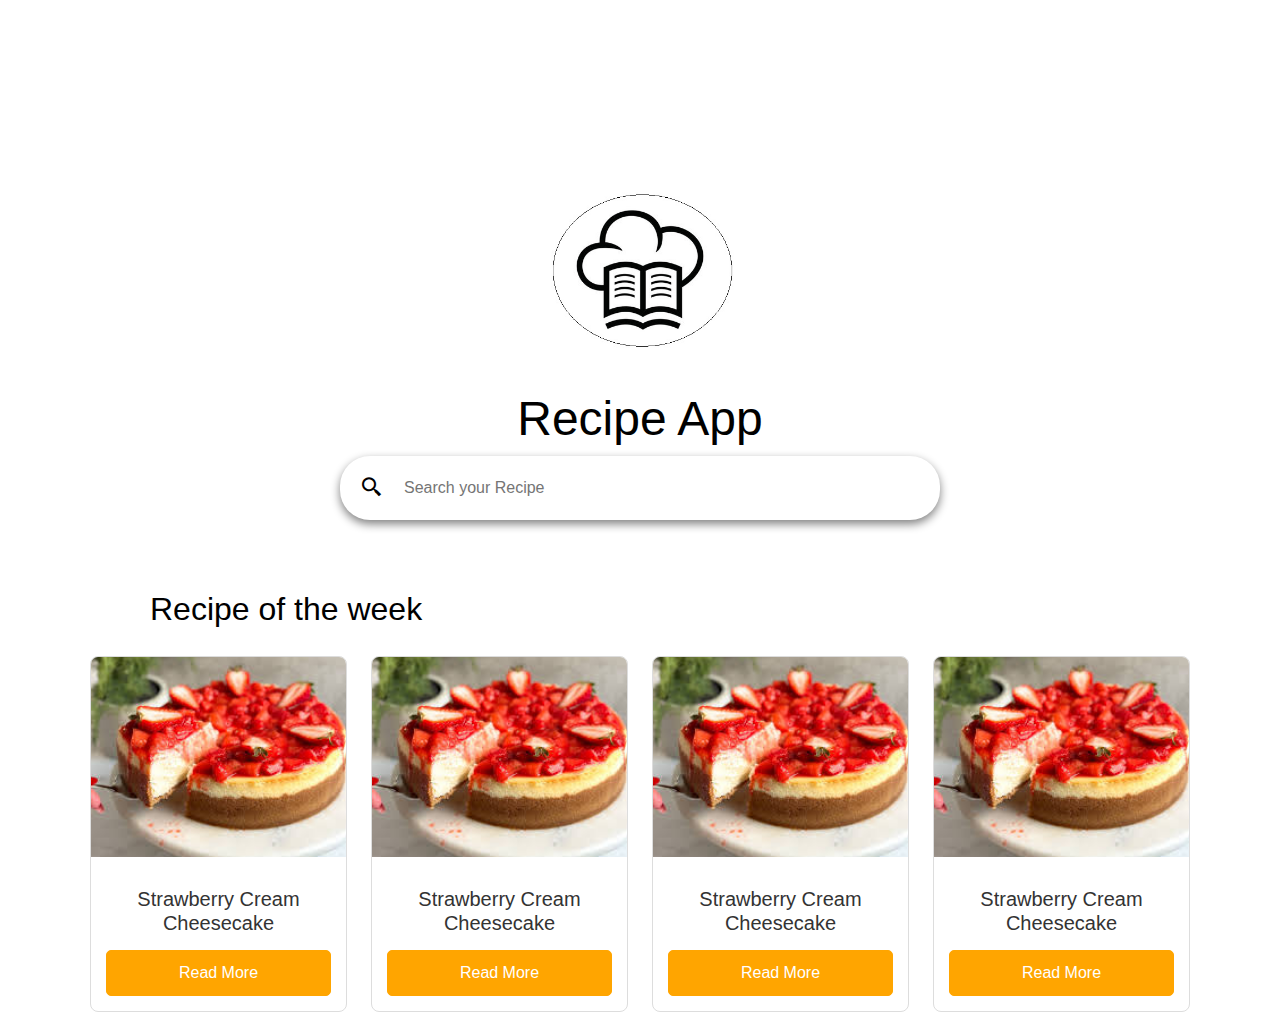
<file: index.html>
<!DOCTYPE html>
<html lang="en">
<head>
  <meta charset="UTF-8">
  <meta name="viewport" content="width=device-width, initial-scale=1.0">
  <title>Recipe App</title>
  <link href="https://cdn.jsdelivr.net/npm/boxicons@2.1.4/css/boxicons.min.css" rel="stylesheet">
  <link rel="stylesheet" href="https://cdn.jsdelivr.net/npm/bootstrap@5.3.3/dist/css/bootstrap.min.css">
  <link rel="stylesheet" href="style.css">

</head>
<body>

    <div class="logo">
        <img src="assets/images/recipe.jpg" alt="">
    </div>
    <h1>Recipe App</h1>
    <div class="search-bar">
        <i class='bx bx-search-alt-2'></i>
        <input type="text" placeholder="Search your Recipe">
    </div>
    <div class="h2"><h2>Recipe of the week</h2></div>

    <div class="container">
      <div class="row row-col-1 row-col-2 row-col-3 row-col-4">
        <div class="col">
          <div class="card">
            <a href="ingredients.html" class="text-decoration-none text-dark">
            <img src="assets/images/strawberry-cake.jpeg" class="card-img-top" alt="Strawberry Cream Cheesecake">

            <div class="card-body text-center">
              <h5 class="card-title">Strawberry Cream Cheesecake</h5>
              <button class="btn btn-primary">Read More</button>
            </div>
          </a>
          </div>
        </div>

        <div class="col">
          <div class="card">
            <a href="ingredients.html" class="text-decoration-none text-dark">
            <img src="assets/images/strawberry-cake.jpeg" class="card-img-top" alt="Strawberry Cream Cheesecake">

            <div class="card-body text-center">
              <h5 class="card-title">Strawberry Cream Cheesecake</h5>
              <button class="btn btn-primary">Read More</button>
            </div>
          </a>
          </div>
        </div>

        <div class="col">
          <div class="card">
            <a href="ingredients.html" class="text-decoration-none text-dark">
            <img src="assets/images/strawberry-cake.jpeg" class="card-img-top" alt="Strawberry Cream Cheesecake">

            <div class="card-body text-center">
              <h5 class="card-title">Strawberry Cream Cheesecake</h5>
              <button class="btn btn-primary">Read More</button>
            </div>
          </a>
          </div>
        </div>

        <div class="col">
          <div class="card">
            <a href="ingredients.html" class="text-decoration-none text-dark">
            <img src="assets/images/strawberry-cake.jpeg" class="card-img-top" alt="Strawberry Cream Cheesecake">

            <div class="card-body text-center">
              <h5 class="card-title">Strawberry Cream Cheesecake</h5>
              <button class="btn btn-primary">Read More</button>
            </div>
          </a>
          </div>
        </div>

      </div>
    </div>

    <script
    src="https://cdn.jsdelivr.net/npm/bootstrap@5.3.3/dist/js/bootstrap.bundle.min.js"></script>
</body>
</html>
</file>
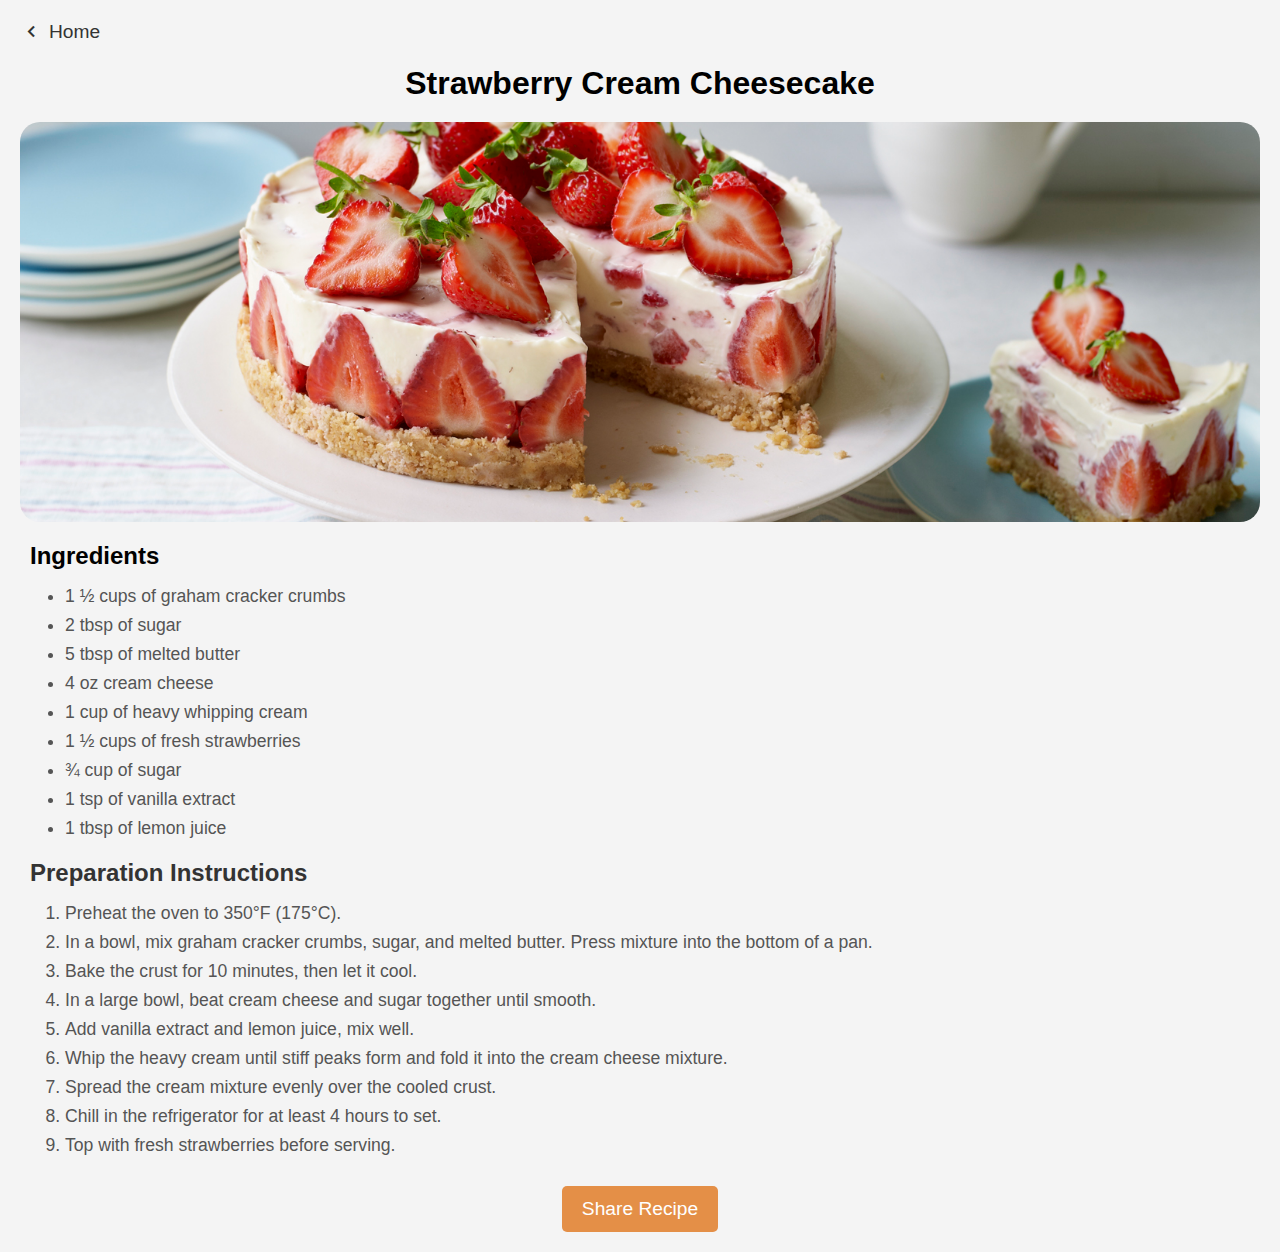
<file: ingredients.html>
<!DOCTYPE html>
<html lang="en">
<head>
  <meta charset="UTF-8">
  <meta name="viewport" content="width=device-width, initial-scale=1.0">
  <title>Strawberry Cream Cheesecake - Ingredients</title>
  <link href="https://cdn.jsdelivr.net/npm/boxicons@2.1.4/css/boxicons.min.css" rel="stylesheet">
  <link rel="stylesheet" href="style.css">
</head>
<body class="ingredients-page">
  
  <div class="header">
    <a href="index.html" class="back-button">
      <i class='bx bx-chevron-left'></i>Home</a> 
  </div>

  <div class="title">
    <h1>Strawberry Cream Cheesecake</h1>
  </div>
  
  <!-- Cake Image Section -->
  <div class="cake-image">
    <img src="assets/images/ingredients.jpg" alt="Strawberry Cream Cheesecake">
  </div>

  <!-- Ingredients Section -->
  <div class="ingredients">
    <h2>Ingredients</h2>
    <ul>
      <li>1 ½ cups of graham cracker crumbs</li>
      <li>2 tbsp of sugar</li>
      <li>5 tbsp of melted butter</li>
      <li>4 oz cream cheese</li>
      <li>1 cup of heavy whipping cream</li>
      <li>1 ½ cups of fresh strawberries</li>
      <li>¾ cup of sugar</li>
      <li>1 tsp of vanilla extract</li>
      <li>1 tbsp of lemon juice</li>
    </ul>
  </div>

  <!-- Preparation Instructions Section -->
  <div class="preparation">
    <h2>Preparation Instructions</h2>
    <ol>
      <li>Preheat the oven to 350°F (175°C).</li>
      <li>In a bowl, mix graham cracker crumbs, sugar, and melted butter. Press mixture into the bottom of a pan.</li>
      <li>Bake the crust for 10 minutes, then let it cool.</li>
      <li>In a large bowl, beat cream cheese and sugar together until smooth.</li>
      <li>Add vanilla extract and lemon juice, mix well.</li>
      <li>Whip the heavy cream until stiff peaks form and fold it into the cream cheese mixture.</li>
      <li>Spread the cream mixture evenly over the cooled crust.</li>
      <li>Chill in the refrigerator for at least 4 hours to set.</li>
      <li>Top with fresh strawberries before serving.</li>
    </ol>
  </div>

  <!-- Share Recipe Section -->
  <div class="share-recipe">
    <button>Share Recipe</button>
  </div>

</body>
</html>
</file>
<file: style.css>
body {
  font-family: Arial, sans-serif;
  margin: 0;
  padding: 0;
  background-color: white;
  overflow-x: hidden;
}

.logo {
  display: flex;
  justify-content: center;
  align-items: center;
  height: 60vh;
}

.logo img {
  width: 400px;
  height: auto;
  border-radius: 500%;
}

h1 {
  position: relative;
  top: -150px;
  font-size: 3rem;
  color: black;
  text-align: center;
}

.search-bar {
  display: flex;
  justify-content: center;
  align-items: center;
  background-color: #fff;
  border-radius: 30px;    
  padding: 10px 20px;
  margin: -100px auto 20px;
  width: 80%;
  max-width: 600px;
  box-shadow: 0 4px 10px grey;
  position: relative;
  top: -50px;
}

.search-bar i {
  font-size: 1.5rem;
  color: black;
  margin-right: 10px;
}

.search-bar input {
  width: 100%;
  padding: 10px;
  font-size: 1rem;
  border: none;
  outline: none;
  border-radius: 30px;
  background-color: transparent;
}

.h2 h2 {
  font-size: 2rem; /* Adjust size as needed */
  color: black;
  margin-left: 150px;
  margin-top: 10px;
  text-align: left; /* Ensure the text is left-aligned */
  font-weight: normal;
}

.card {
  border: 1px solid #ddd;
  border-radius: 8px;
  overflow: hidden;
  transition: transform 0.3s, box-shadow 0.3s;
}

.card:hover{
  transform: scale(1.05);
  box-shadow: 0 8px 15px rgba(0, 0, 0, 0.2);
}

.card-img-top {
  width: 100%;
  height: 200px;
  object-fit: cover;
  transition: opacity 0.3s;

}

.card-img-top:hover {
  opacity: 0.8;
}

.card-title {
  font-size: 1.25rem;
  color: #333;
  margin: 15px 0;
}

.card-body {
  padding: 15px;
}

.btn-primary {
  background-color: orange;
  border-color: orange;
  width: 100%;
  padding: 10px 15px;
  font-size: 1rem;
  border-radius: 5px;
}
.btn-primary:hover {
  background-color: rgb(215, 119, 2);
  border-color: rgb(215, 119, 2);
}

.container {
  padding: 20px;
}

.ingredients-page {
  font-family: Arial, sans-serif;
  background-color: #f4f4f4;
  padding: 20px;
  margin: 0;
}

/* Header */
.header {
  display: flex;
  align-items: center;
  justify-content: flex-start;
  margin-bottom: 20px;
}

.back-button {
  display: flex;
  align-items: center;
  text-decoration: none;
  color: #333;
  font-size: 1.2rem;
  margin-right: 20px;
}

.back-button i {
  font-size: 1.5rem;
  margin-right: 5px;
}

.title h1 {
  font-size: 2rem;
  color: black;
  text-align: center;
  margin-bottom: 20px;
  position: relative;
  top: 0;
  font-weight: 550;
}

.cake-image img {
  width: 100%;
  height: 400px;
  object-fit: cover;
  border-radius: 20px;
  display: block;
}

.ingredients {
  margin-bottom: 20px;
}

.ingredients h2 {
  font-size: 1.5rem;
  color: black;
  text-align: left;
  margin-left: 10px;
  margin-bottom: 10px;
}

.ingredients ul {
  list-style-type: disc;
  text-align: left;
  margin-left: 5px;
}

.ingredients li {
  font-size: 1.1rem;
  color: #555;
  margin-bottom: 8px;
}

.preparation {
  margin-bottom: 30px;
}

.preparation h2 {
  font-size: 1.5rem;
  color: #333;
  text-align: left;
  margin-left: 10px;
  margin-bottom: 10px;
}

.preparation ol {
  margin-left: 40px;
  text-align: left;
  margin-left: 5px;
}

.preparation li {
  font-size: 1.1rem;
  color: #555;
  margin-bottom: 8px;
}

.share-recipe {
  text-align: center;
}

.share-recipe button {
  padding: 12px 20px;
  background-color: #e48f47;
  color: white;
  font-size: 1.2rem;
  border: none;
  border-radius: 5px;
  cursor: pointer;
  transition: background-color 0.3s;
}

.share-recipe button:hover {
  background-color: #d7792e;
}
</file>
